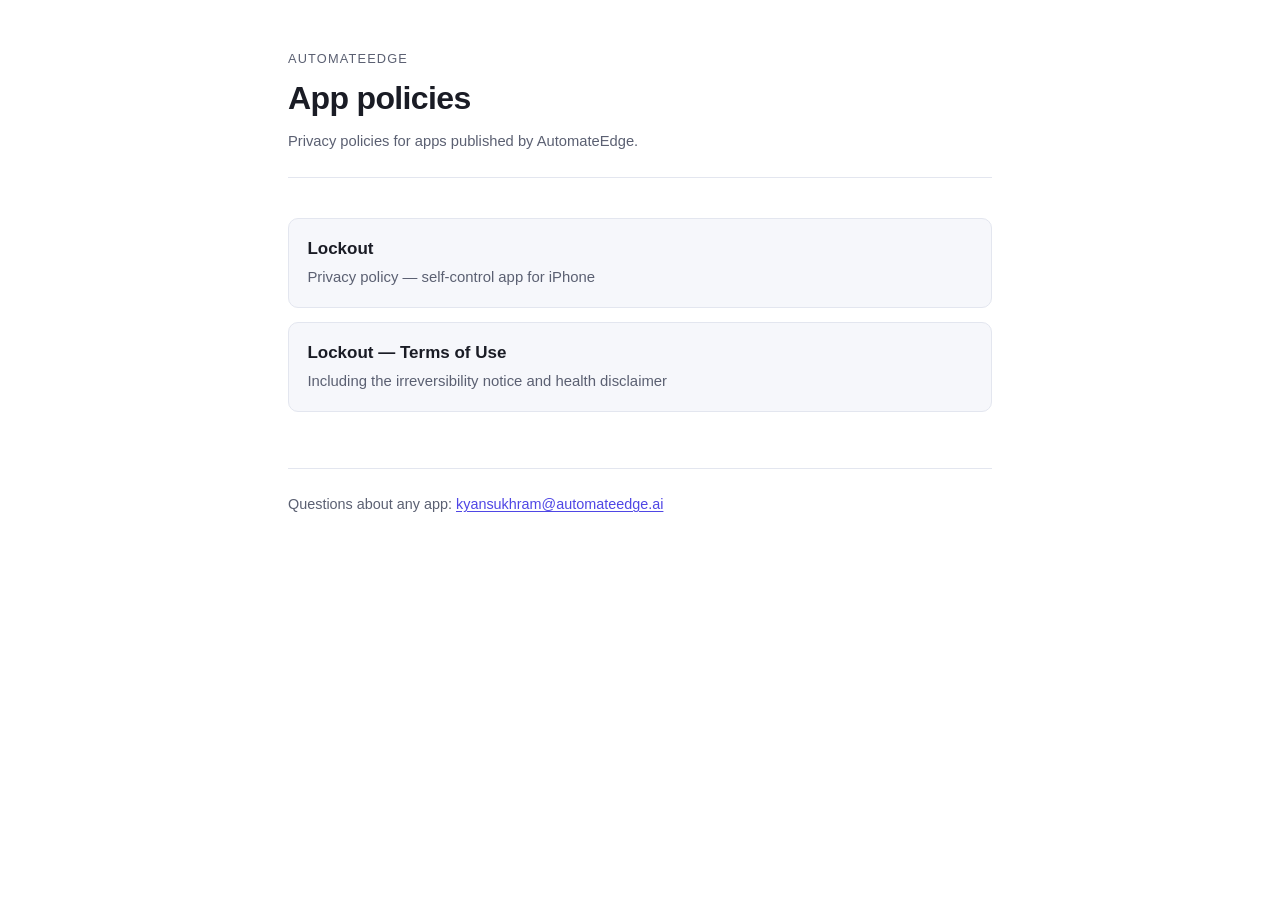
<file: index.html>
<!doctype html>
<html lang="en">
<head>
<meta charset="utf-8">
<meta name="viewport" content="width=device-width, initial-scale=1">
<title>AutomateEdge — App Policies</title>
<meta name="description" content="Privacy policies for AutomateEdge apps.">
<link rel="stylesheet" href="style.css">
</head>
<body>
<div class="wrap">

<header>
  <p class="eyebrow">AutomateEdge</p>
  <h1>App policies</h1>
  <p class="updated">Privacy policies for apps published by AutomateEdge.</p>
</header>

<ul class="apps">
  <li>
    <a href="lockout/">
      <span class="name">Lockout</span>
      <span class="desc">Privacy policy — self-control app for iPhone</span>
    </a>
  </li>
  <li>
    <a href="lockout/terms/">
      <span class="name">Lockout — Terms of Use</span>
      <span class="desc">Including the irreversibility notice and health disclaimer</span>
    </a>
  </li>
</ul>

<footer>
  <p>Questions about any app:
  <a href="mailto:kyansukhram@automateedge.ai">kyansukhram@automateedge.ai</a></p>
</footer>

</div>
</body>
</html>
</file>
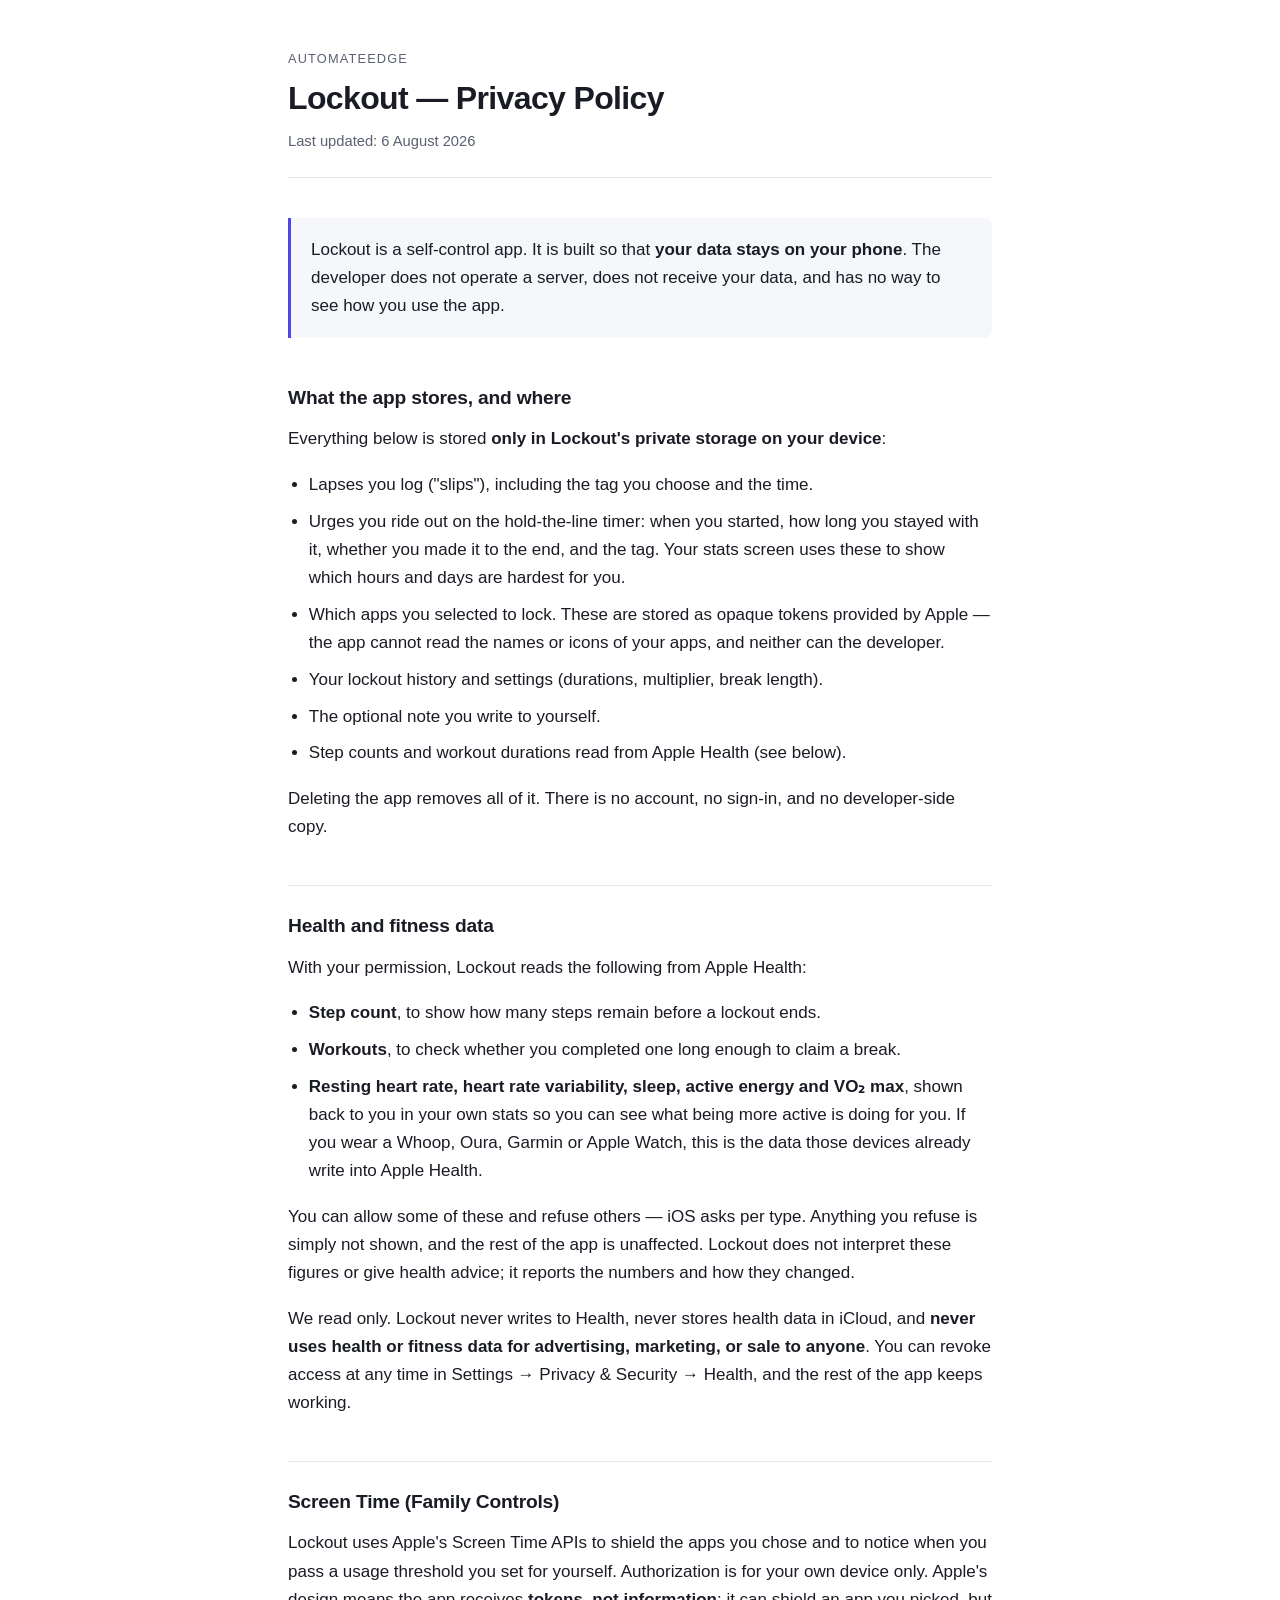
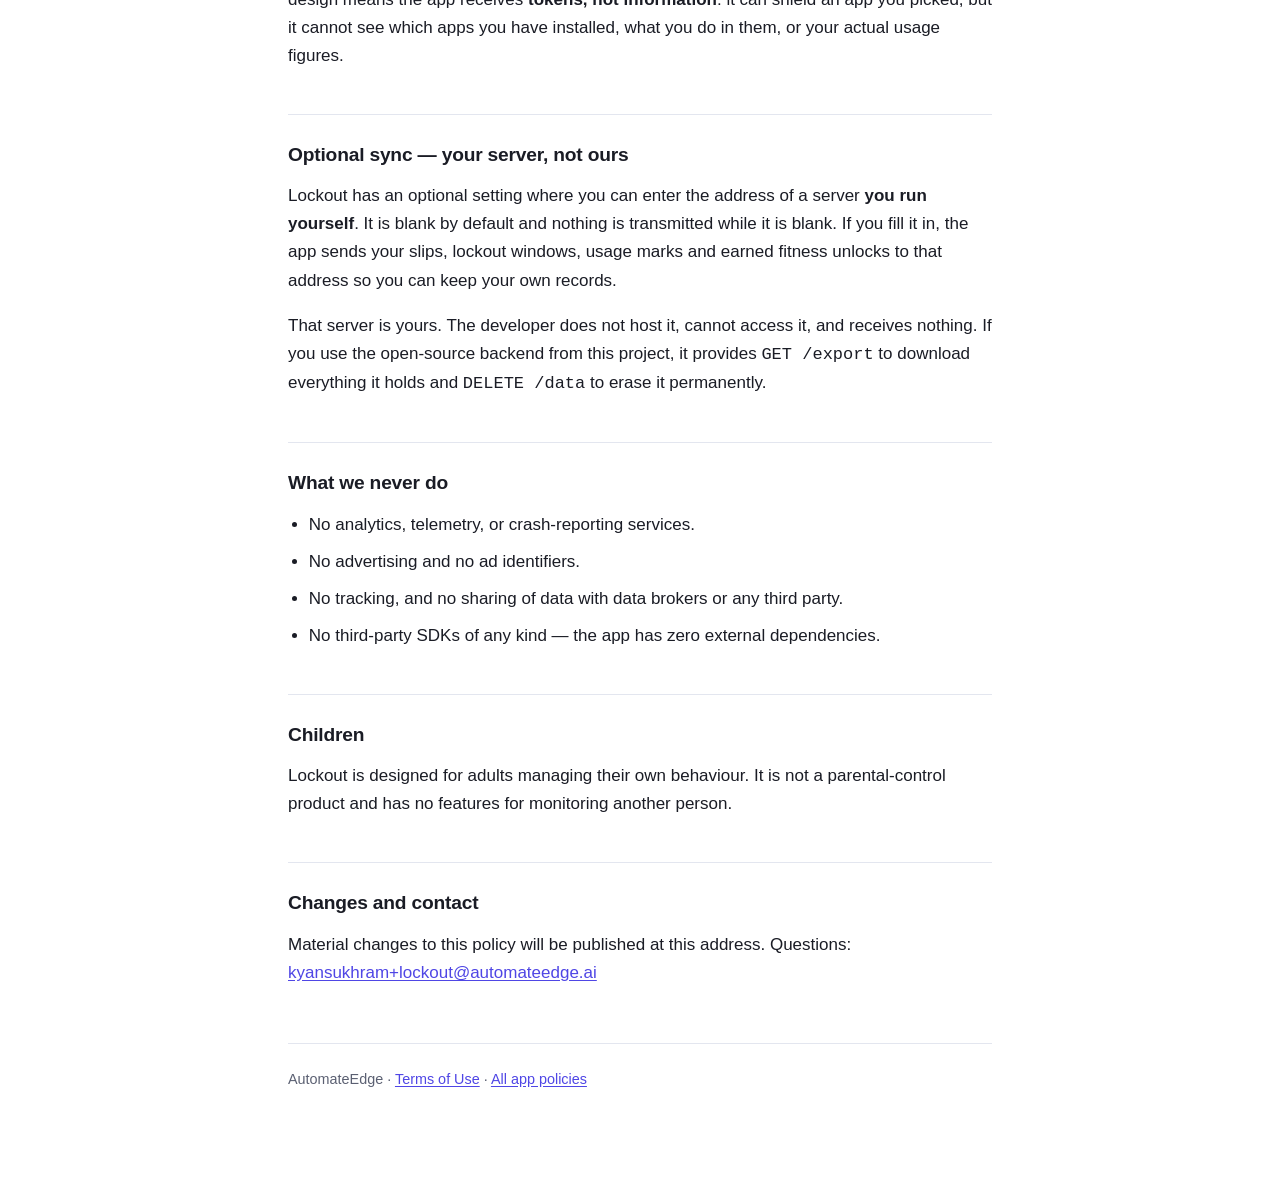
<file: lockout/index.html>
<!doctype html>
<html lang="en">
<head>
<meta charset="utf-8">
<meta name="viewport" content="width=device-width, initial-scale=1">
<title>Lockout — Privacy Policy</title>
<meta name="description" content="Privacy policy for Lockout, a self-control app. Your data stays on your phone.">
<link rel="stylesheet" href="../style.css">
</head>
<body>
<div class="wrap">

<header>
  <p class="eyebrow">AutomateEdge</p>
  <h1>Lockout — Privacy Policy</h1>
  <p class="updated">Last updated: 6 August 2026</p>
</header>

<div class="lede">
  <p>Lockout is a self-control app. It is built so that <strong>your data stays on
  your phone</strong>. The developer does not operate a server, does not receive
  your data, and has no way to see how you use the app.</p>
</div>

<h2>What the app stores, and where</h2>

<p>Everything below is stored <strong>only in Lockout's private storage on your
device</strong>:</p>

<ul>
  <li>Lapses you log ("slips"), including the tag you choose and the time.</li>
  <li>Urges you ride out on the hold-the-line timer: when you started, how long
      you stayed with it, whether you made it to the end, and the tag. Your stats
      screen uses these to show which hours and days are hardest for you.</li>
  <li>Which apps you selected to lock. These are stored as opaque tokens provided
      by Apple — the app cannot read the names or icons of your apps, and neither
      can the developer.</li>
  <li>Your lockout history and settings (durations, multiplier, break length).</li>
  <li>The optional note you write to yourself.</li>
  <li>Step counts and workout durations read from Apple Health (see below).</li>
</ul>

<p>Deleting the app removes all of it. There is no account, no sign-in, and no
developer-side copy.</p>

<h2>Health and fitness data</h2>

<p>With your permission, Lockout reads the following from Apple Health:</p>

<ul>
  <li><strong>Step count</strong>, to show how many steps remain before a lockout ends.</li>
  <li><strong>Workouts</strong>, to check whether you completed one long enough to
      claim a break.</li>
  <li><strong>Resting heart rate, heart rate variability, sleep, active energy and
      VO₂ max</strong>, shown back to you in your own stats so you can see what being
      more active is doing for you. If you wear a Whoop, Oura, Garmin or Apple Watch,
      this is the data those devices already write into Apple Health.</li>
</ul>

<p>You can allow some of these and refuse others — iOS asks per type. Anything you
refuse is simply not shown, and the rest of the app is unaffected. Lockout does not
interpret these figures or give health advice; it reports the numbers and how they
changed.</p>

<p>We read only. Lockout never writes to Health, never stores health data in
iCloud, and <strong>never uses health or fitness data for advertising, marketing,
or sale to anyone</strong>. You can revoke access at any time in
Settings → Privacy &amp; Security → Health, and the rest of the app keeps working.</p>

<h2>Screen Time (Family Controls)</h2>

<p>Lockout uses Apple's Screen Time APIs to shield the apps you chose and to
notice when you pass a usage threshold you set for yourself. Authorization is for
your own device only. Apple's design means the app receives <strong>tokens, not
information</strong>: it can shield an app you picked, but it cannot see which
apps you have installed, what you do in them, or your actual usage figures.</p>

<h2>Optional sync — your server, not ours</h2>

<p>Lockout has an optional setting where you can enter the address of a server
<strong>you run yourself</strong>. It is blank by default and nothing is
transmitted while it is blank. If you fill it in, the app sends your slips,
lockout windows, usage marks and earned fitness unlocks to that address so you
can keep your own records.</p>

<p>That server is yours. The developer does not host it, cannot access it, and
receives nothing. If you use the open-source backend from this project, it
provides <code>GET /export</code> to download everything it holds and
<code>DELETE /data</code> to erase it permanently.</p>

<h2>What we never do</h2>

<ul>
  <li>No analytics, telemetry, or crash-reporting services.</li>
  <li>No advertising and no ad identifiers.</li>
  <li>No tracking, and no sharing of data with data brokers or any third party.</li>
  <li>No third-party SDKs of any kind — the app has zero external dependencies.</li>
</ul>

<h2>Children</h2>

<p>Lockout is designed for adults managing their own behaviour. It is not a
parental-control product and has no features for monitoring another person.</p>

<h2>Changes and contact</h2>

<p>Material changes to this policy will be published at this address. Questions:
<a href="mailto:kyansukhram+lockout@automateedge.ai">kyansukhram+lockout@automateedge.ai</a></p>

<footer>
  <p>AutomateEdge · <a href="terms/">Terms of Use</a> · <a href="../">All app policies</a></p>
</footer>

</div>
</body>
</html>
</file>
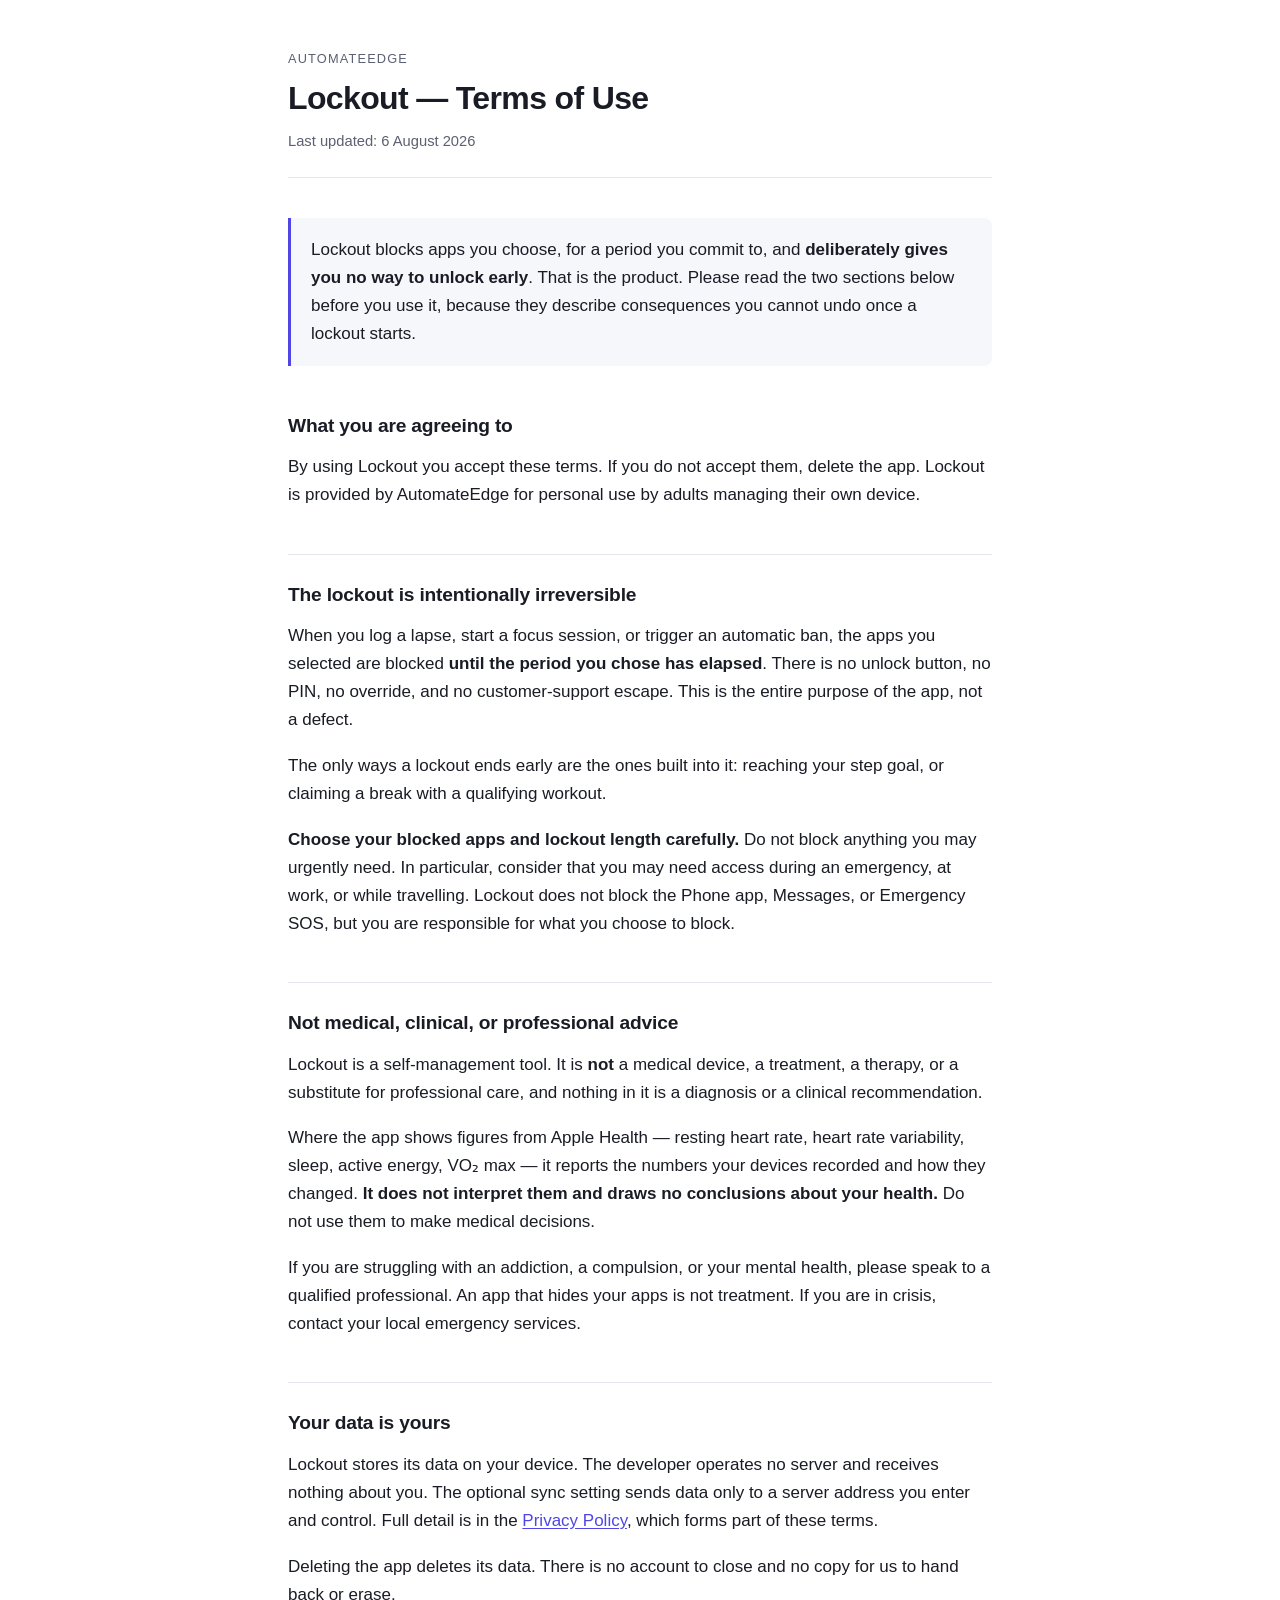
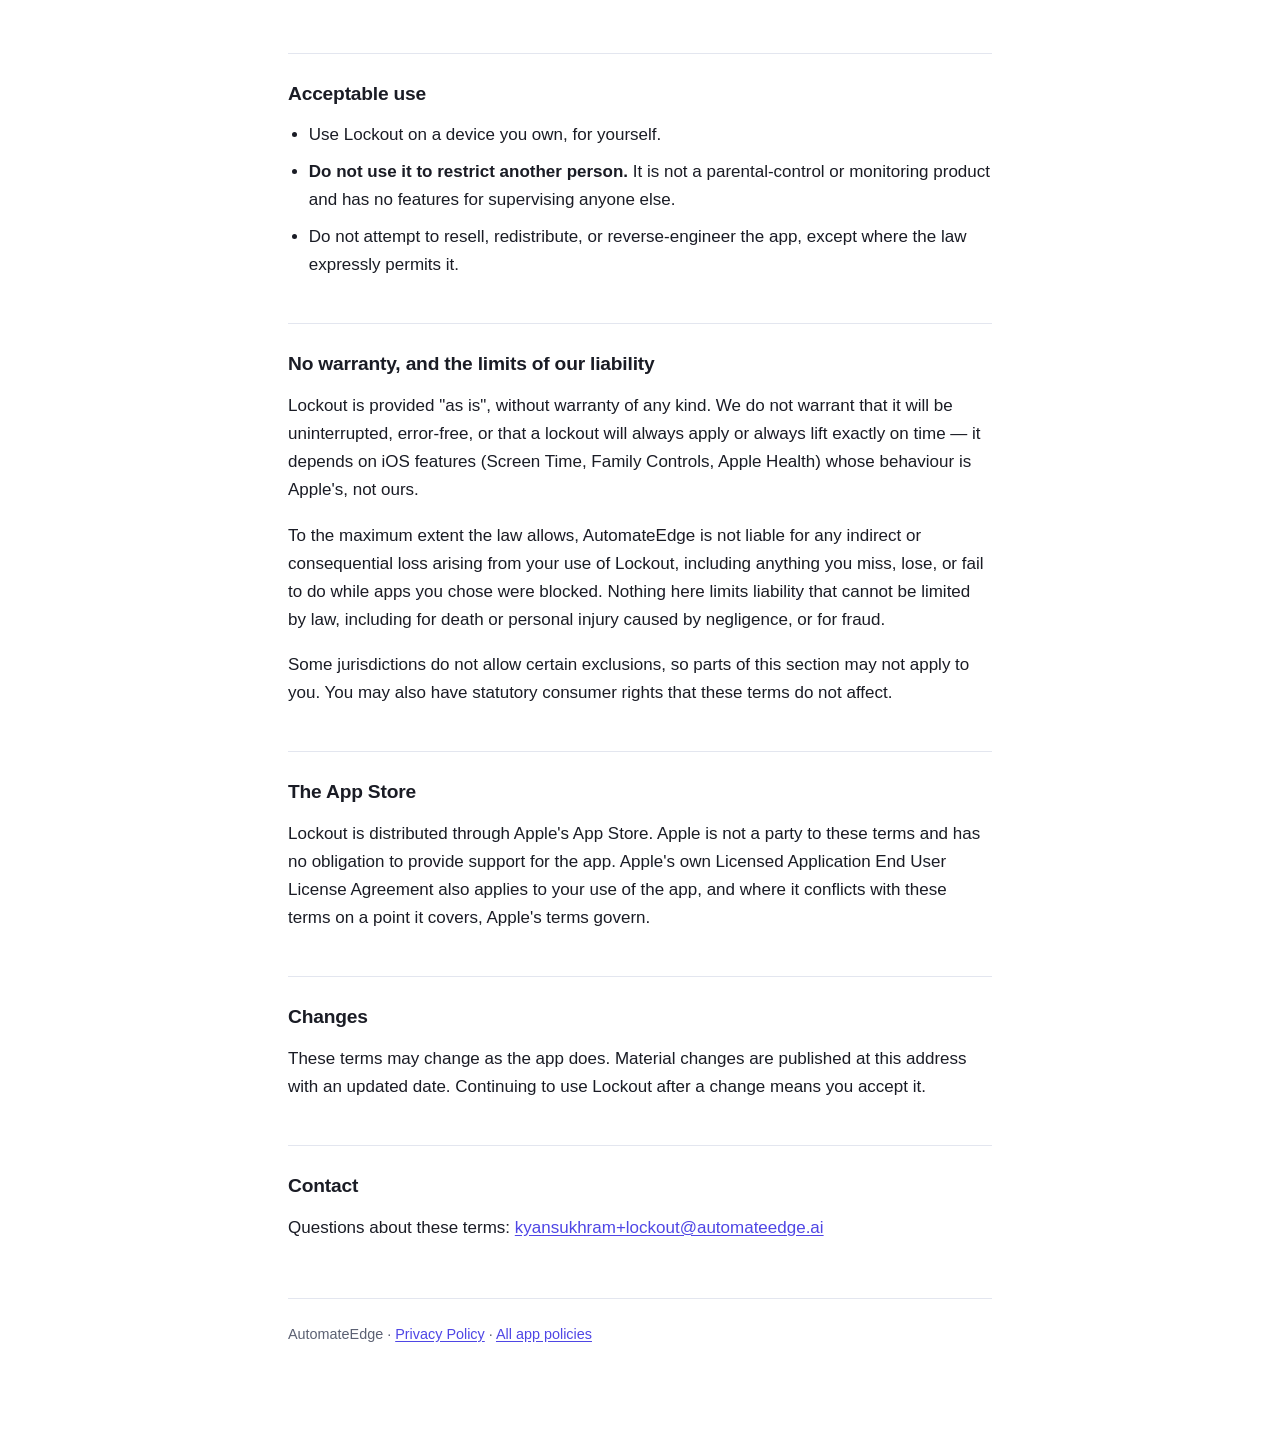
<file: lockout/terms/index.html>
<!doctype html>
<html lang="en">
<head>
<meta charset="utf-8">
<meta name="viewport" content="width=device-width, initial-scale=1">
<title>Lockout — Terms of Use</title>
<meta name="description" content="Terms of Use for Lockout, a self-control app for iPhone.">
<link rel="stylesheet" href="../../style.css">
</head>
<body>
<div class="wrap">

<header>
  <p class="eyebrow">AutomateEdge</p>
  <h1>Lockout — Terms of Use</h1>
  <p class="updated">Last updated: 6 August 2026</p>
</header>

<div class="lede">
  <p>Lockout blocks apps you choose, for a period you commit to, and
  <strong>deliberately gives you no way to unlock early</strong>. That is the
  product. Please read the two sections below before you use it, because they
  describe consequences you cannot undo once a lockout starts.</p>
</div>

<h2>What you are agreeing to</h2>

<p>By using Lockout you accept these terms. If you do not accept them, delete
the app. Lockout is provided by AutomateEdge for personal use by adults
managing their own device.</p>

<h2>The lockout is intentionally irreversible</h2>

<p>When you log a lapse, start a focus session, or trigger an automatic ban, the
apps you selected are blocked <strong>until the period you chose has
elapsed</strong>. There is no unlock button, no PIN, no override, and no
customer-support escape. This is the entire purpose of the app, not a defect.</p>

<p>The only ways a lockout ends early are the ones built into it: reaching your
step goal, or claiming a break with a qualifying workout.</p>

<p><strong>Choose your blocked apps and lockout length carefully.</strong> Do not
block anything you may urgently need. In particular, consider that you may need
access during an emergency, at work, or while travelling. Lockout does not block
the Phone app, Messages, or Emergency SOS, but you are responsible for what you
choose to block.</p>

<h2>Not medical, clinical, or professional advice</h2>

<p>Lockout is a self-management tool. It is <strong>not</strong> a medical
device, a treatment, a therapy, or a substitute for professional care, and
nothing in it is a diagnosis or a clinical recommendation.</p>

<p>Where the app shows figures from Apple Health — resting heart rate, heart
rate variability, sleep, active energy, VO₂ max — it reports the numbers your
devices recorded and how they changed. <strong>It does not interpret them and
draws no conclusions about your health.</strong> Do not use them to make medical
decisions.</p>

<p>If you are struggling with an addiction, a compulsion, or your mental health,
please speak to a qualified professional. An app that hides your apps is not
treatment. If you are in crisis, contact your local emergency services.</p>

<h2>Your data is yours</h2>

<p>Lockout stores its data on your device. The developer operates no server and
receives nothing about you. The optional sync setting sends data only to a
server address you enter and control. Full detail is in the
<a href="../">Privacy Policy</a>, which forms part of these terms.</p>

<p>Deleting the app deletes its data. There is no account to close and no copy
for us to hand back or erase.</p>

<h2>Acceptable use</h2>

<ul>
  <li>Use Lockout on a device you own, for yourself.</li>
  <li><strong>Do not use it to restrict another person.</strong> It is not a
      parental-control or monitoring product and has no features for supervising
      anyone else.</li>
  <li>Do not attempt to resell, redistribute, or reverse-engineer the app, except
      where the law expressly permits it.</li>
</ul>

<h2>No warranty, and the limits of our liability</h2>

<p>Lockout is provided "as is", without warranty of any kind. We do not warrant
that it will be uninterrupted, error-free, or that a lockout will always apply
or always lift exactly on time — it depends on iOS features (Screen Time,
Family Controls, Apple Health) whose behaviour is Apple's, not ours.</p>

<p>To the maximum extent the law allows, AutomateEdge is not liable for any
indirect or consequential loss arising from your use of Lockout, including
anything you miss, lose, or fail to do while apps you chose were blocked.
Nothing here limits liability that cannot be limited by law, including for death
or personal injury caused by negligence, or for fraud.</p>

<p>Some jurisdictions do not allow certain exclusions, so parts of this section
may not apply to you. You may also have statutory consumer rights that these
terms do not affect.</p>

<h2>The App Store</h2>

<p>Lockout is distributed through Apple's App Store. Apple is not a party to
these terms and has no obligation to provide support for the app. Apple's own
Licensed Application End User License Agreement also applies to your use of the
app, and where it conflicts with these terms on a point it covers, Apple's terms
govern.</p>

<h2>Changes</h2>

<p>These terms may change as the app does. Material changes are published at this
address with an updated date. Continuing to use Lockout after a change means you
accept it.</p>

<h2>Contact</h2>

<p>Questions about these terms:
<a href="mailto:kyansukhram+lockout@automateedge.ai">kyansukhram+lockout@automateedge.ai</a></p>

<footer>
  <p>AutomateEdge · <a href="../">Privacy Policy</a> · <a href="../../">All app policies</a></p>
</footer>

</div>
</body>
</html>
</file>
<file: style.css>
/* Shared styling for every AutomateEdge app policy.
   Edit once here and every app's pages follow. */

:root {
  --bg: #ffffff;
  --surface: #f6f7fb;
  --text: #1a1c25;
  --muted: #5b6072;
  --rule: #e3e6ef;
  --accent: #4f46e5;
  --accent-soft: #eef0ff;
}

@media (prefers-color-scheme: dark) {
  :root {
    --bg: #0f1117;
    --surface: #171a23;
    --text: #e8eaf2;
    --muted: #9aa0b4;
    --rule: #262a37;
    --accent: #a5b4fc;
    --accent-soft: #1c2033;
  }
}

* { box-sizing: border-box; }

html { -webkit-text-size-adjust: 100%; }

body {
  margin: 0;
  padding: 0 1.25rem 5rem;
  background: var(--bg);
  color: var(--text);
  font: 17px/1.65 -apple-system, BlinkMacSystemFont, "Segoe UI", Roboto,
        Helvetica, Arial, sans-serif;
}

.wrap { max-width: 44rem; margin: 0 auto; }

header {
  padding: 3rem 0 1.5rem;
  border-bottom: 1px solid var(--rule);
  margin-bottom: 2.5rem;
}

.eyebrow {
  font-size: 0.8rem;
  letter-spacing: 0.09em;
  text-transform: uppercase;
  color: var(--muted);
  margin: 0 0 0.6rem;
}

h1 { font-size: 2rem; line-height: 1.2; margin: 0 0 0.75rem; letter-spacing: -0.02em; }
h2 {
  font-size: 1.2rem;
  margin: 2.75rem 0 0.75rem;
  letter-spacing: -0.01em;
  padding-top: 1.5rem;
  border-top: 1px solid var(--rule);
}
h2:first-of-type { border-top: 0; padding-top: 0; }

.updated { color: var(--muted); font-size: 0.92rem; margin: 0; }

p { margin: 0 0 1.1rem; }
ul { margin: 0 0 1.1rem; padding-left: 1.3rem; }
li { margin-bottom: 0.55rem; }

strong { font-weight: 650; }

a { color: var(--accent); text-decoration: underline; text-underline-offset: 2px; }
a:hover { text-decoration-thickness: 2px; }

.lede {
  background: var(--surface);
  border-left: 3px solid var(--accent);
  border-radius: 0 8px 8px 0;
  padding: 1.1rem 1.25rem;
  margin: 0 0 2rem;
}
.lede p:last-child { margin-bottom: 0; }

.apps { list-style: none; padding: 0; margin: 0; }
.apps li { margin-bottom: 0.85rem; }
.apps a {
  display: block;
  background: var(--surface);
  border: 1px solid var(--rule);
  border-radius: 10px;
  padding: 1rem 1.15rem;
  text-decoration: none;
  color: var(--text);
}
.apps a:hover { border-color: var(--accent); }
.apps .name { font-weight: 650; display: block; }
.apps .desc { color: var(--muted); font-size: 0.93rem; }

footer {
  margin-top: 3.5rem;
  padding-top: 1.5rem;
  border-top: 1px solid var(--rule);
  color: var(--muted);
  font-size: 0.9rem;
}

@media (max-width: 30rem) {
  body { font-size: 16px; }
  h1 { font-size: 1.6rem; }
  header { padding-top: 2rem; }
}
</file>
